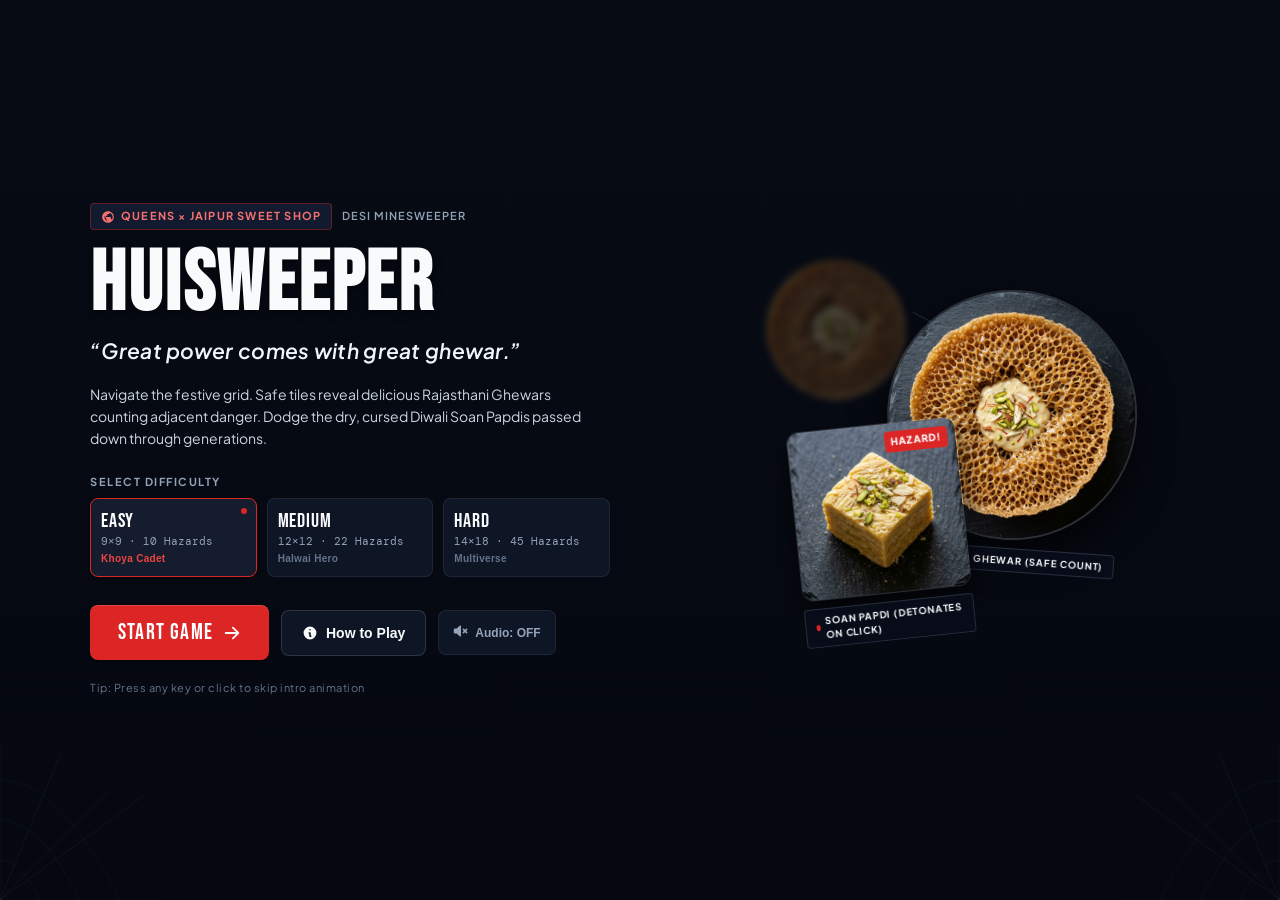
<file: index.html>
<!doctype html>
<html lang="en">
<head>
  <meta charset="utf-8">
  <meta name="viewport" content="width=device-width, initial-scale=1.0, maximum-scale=5.0">
  <meta name="theme-color" content="#070b14">
  <meta name="description" content="Huisweeper: Authentic Indian sweets Minesweeper logic puzzle with Rajasthani Ghewar and Soan Papdi.">
  <meta name="keywords" content="Huisweeper, Minesweeper, Indian sweets, Ghewar, Soan Papdi, Logic puzzle">
  <title>HUISWEEPER — Great Power Comes With Great Ghewar</title>
  <link rel="icon" type="image/svg+xml" href="./favicon.svg">
  <link rel="canonical" href="https://huisweeper.com/">

  <!-- Preconnect to Google Fonts -->
  <link rel="preconnect" href="https://fonts.googleapis.com">
  <link rel="preconnect" href="https://fonts.gstatic.com" crossorigin>
  <link href="https://fonts.googleapis.com/css2?family=Bebas+Neue&family=DM+Mono:ital,wght@0,400;0,500;1,400&family=Plus+Jakarta+Sans:wght@400;500;600;700;800&display=swap" rel="stylesheet">

  <!-- External Stylesheet -->
  <link rel="stylesheet" href="./style.css">
</head>
<body>

  <!-- Ambient Spider-Man Eating Ghewar Subtle Backdrop -->
  <div class="spiderman-eating-bg" aria-hidden="true">
    <div class="spiderman-bg-image"></div>
    <div class="spiderman-bg-gradient"></div>
    <div class="spiderman-bg-vignette"></div>
  </div>

  <!-- Decorative Corner Spiderweb Framing Lines -->
  <div class="corner-web top-left" aria-hidden="true">
    <svg viewBox="0 0 120 120" fill="none" xmlns="http://www.w3.org/2000/svg">
      <path d="M 0,0 L 120,0 M 0,0 L 0,120 M 0,0 L 110,45 M 0,0 L 85,85 M 0,0 L 45,110" stroke="rgba(148, 163, 184, 0.15)" stroke-width="0.8"/>
      <path d="M 0,28 Q 14,27 28,0" stroke="rgba(148, 163, 184, 0.12)" stroke-width="0.7"/>
      <path d="M 0,55 Q 28,52 55,0" stroke="rgba(148, 163, 184, 0.12)" stroke-width="0.7"/>
      <path d="M 0,82 Q 42,78 82,0" stroke="rgba(148, 163, 184, 0.12)" stroke-width="0.7"/>
      <path d="M 0,110 Q 56,104 110,0" stroke="rgba(148, 163, 184, 0.14)" stroke-width="0.8"/>
    </svg>
  </div>

  <div class="corner-web top-right" aria-hidden="true">
    <svg viewBox="0 0 120 120" fill="none" xmlns="http://www.w3.org/2000/svg">
      <path d="M 0,0 L 120,0 M 0,0 L 0,120 M 0,0 L 110,45 M 0,0 L 85,85 M 0,0 L 45,110" stroke="rgba(148, 163, 184, 0.15)" stroke-width="0.8"/>
      <path d="M 0,28 Q 14,27 28,0" stroke="rgba(148, 163, 184, 0.12)" stroke-width="0.7"/>
      <path d="M 0,55 Q 28,52 55,0" stroke="rgba(148, 163, 184, 0.12)" stroke-width="0.7"/>
      <path d="M 0,82 Q 42,78 82,0" stroke="rgba(148, 163, 184, 0.12)" stroke-width="0.7"/>
      <path d="M 0,110 Q 56,104 110,0" stroke="rgba(148, 163, 184, 0.14)" stroke-width="0.8"/>
    </svg>
  </div>

  <!-- =========================================================================
       PART 1: FULL-SCREEN START SCREEN (Shown on every load / refresh)
       ========================================================================= -->
  <section id="start-screen" class="start-screen" aria-label="Game Start Screen">
    
    <!-- Corner web accents on start screen -->
    <div class="start-web-accent bottom-left" aria-hidden="true">
      <svg viewBox="0 0 160 160" fill="none" xmlns="http://www.w3.org/2000/svg">
        <path d="M 0,160 L 160,160 M 0,160 L 0,0 M 0,160 L 145,55 M 0,160 L 110,50 M 0,160 L 60,15" stroke="rgba(148, 163, 184, 0.12)" stroke-width="0.8"/>
        <path d="M 0,120 Q 20,120 40,160" stroke="rgba(148, 163, 184, 0.1)" stroke-width="0.7"/>
        <path d="M 0,80 Q 40,80 80,160" stroke="rgba(148, 163, 184, 0.1)" stroke-width="0.7"/>
        <path d="M 0,40 Q 60,40 120,160" stroke="rgba(148, 163, 184, 0.1)" stroke-width="0.7"/>
      </svg>
    </div>

    <div class="start-web-accent bottom-right" aria-hidden="true">
      <svg viewBox="0 0 160 160" fill="none" xmlns="http://www.w3.org/2000/svg">
        <path d="M 160,160 L 0,160 M 160,160 L 160,0 M 160,160 L 15,55 M 160,160 L 50,50 M 160,160 L 100,15" stroke="rgba(148, 163, 184, 0.12)" stroke-width="0.8"/>
        <path d="M 160,120 Q 140,120 120,160" stroke="rgba(148, 163, 184, 0.1)" stroke-width="0.7"/>
        <path d="M 160,80 Q 120,80 80,160" stroke="rgba(148, 163, 184, 0.1)" stroke-width="0.7"/>
        <path d="M 160,40 Q 100,40 40,160" stroke="rgba(148, 163, 184, 0.1)" stroke-width="0.7"/>
      </svg>
    </div>

    <!-- Central Asymmetric Hero Stage -->
    <div class="start-stage">
      
      <!-- Left Column: Typography & Controls -->
      <div class="start-info-col">
        
        <div class="start-badge-row">
          <span class="start-spidey-chip">
            <svg viewBox="0 0 24 24" width="14" height="14" fill="currentColor" aria-hidden="true">
              <path d="M12 2C6.48 2 2 6.48 2 12s4.48 10 10 10 10-4.48 10-10S17.52 2 12 2zm1 17.93c-3.95-.49-7-3.85-7-7.93 0-.62.08-1.21.21-1.79L9 15v1c0 1.1.9 2 2 2v1.93zm6.9-2.54c-.26-.81-1-1.39-1.9-1.39h-1v-3c0-.55-.45-1-1-1H8v-2h2c.55 0 1-.45 1-1V7h2c1.1 0 2-.9 2-2v-.41c2.93 1.19 5 4.06 5 7.41 0 2.08-.8 3.97-2.1 5.39z"/>
            </svg>
            QUEENS × JAIPUR SWEET SHOP
          </span>
          <span class="start-edition-chip">DESI MINESWEEPER</span>
        </div>

        <h1 class="start-wordmark">HUISWEEPER</h1>
        
        <p class="start-tagline">“Great power comes with great ghewar.”</p>
        
        <p class="start-desc">
          Navigate the festive grid. Safe tiles reveal delicious Rajasthani Ghewars counting adjacent danger. Dodge the dry, cursed Diwali Soan Papdis passed down through generations.
        </p>

        <!-- Difficulty Selector -->
        <div class="start-section-box">
          <span class="start-section-label">SELECT DIFFICULTY</span>
          <div class="start-diff-selector" role="radiogroup" aria-label="Game difficulty selector">
            <button type="button" class="start-diff-btn active" data-level="beginner" role="radio" aria-checked="true">
              <span class="diff-title">Easy</span>
              <span class="diff-specs">9×9 · 10 Hazards</span>
              <span class="diff-tag">Khoya Cadet</span>
            </button>
            <button type="button" class="start-diff-btn" data-level="intermediate" role="radio" aria-checked="false">
              <span class="diff-title">Medium</span>
              <span class="diff-specs">12×12 · 22 Hazards</span>
              <span class="diff-tag">Halwai Hero</span>
            </button>
            <button type="button" class="start-diff-btn" data-level="expert" role="radio" aria-checked="false">
              <span class="diff-title">Hard</span>
              <span class="diff-specs">14×18 · 45 Hazards</span>
              <span class="diff-tag">Multiverse</span>
            </button>
          </div>
        </div>

        <!-- Action Buttons & Audio Toggle -->
        <div class="start-actions-row">
          <button id="start-game-btn" class="btn-primary-start" type="button">
            <span>Start Game</span>
            <svg viewBox="0 0 20 20" fill="currentColor" width="18" height="18" aria-hidden="true">
              <path fill-rule="evenodd" d="M10.293 3.293a1 1 0 011.414 0l6 6a1 1 0 010 1.414l-6 6a1 1 0 01-1.414-1.414L14.586 11H3a1 1 0 110-2h11.586l-4.293-4.293a1 1 0 010-1.414z" clip-rule="evenodd"/>
            </svg>
          </button>

          <button id="start-howto-btn" class="btn-secondary-start" type="button">
            <svg viewBox="0 0 20 20" fill="currentColor" width="16" height="16" aria-hidden="true">
              <path fill-rule="evenodd" d="M18 10a8 8 0 11-16 0 8 8 0 0116 0zm-7-4a1 1 0 11-2 0 1 1 0 012 0zM9 9a1 1 0 000 2v3a1 1 0 001 1h1a1 1 0 100-2v-3a1 1 0 00-1-1H9z" clip-rule="evenodd"/>
            </svg>
            <span>How to Play</span>
          </button>

          <button id="start-sound-toggle" class="btn-icon-start" type="button" title="Toggle Sound (Audio off by default)" aria-label="Toggle sound">
            <span id="start-sound-icon" aria-hidden="true">
              <!-- Muted icon by default -->
              <svg viewBox="0 0 20 20" fill="currentColor" width="16" height="16">
                <path fill-rule="evenodd" d="M9.383 3.076A1 1 0 0110 4v12a1 1 0 01-1.707.707L4.586 13H2a1 1 0 01-1-1V8a1 1 0 011-1h2.586l3.707-3.707a1 1 0 011.09-.217zM12.293 7.293a1 1 0 011.414 0L15 8.586l1.293-1.293a1 1 0 111.414 1.414L16.414 10l1.293 1.293a1 1 0 01-1.414 1.414L15 11.414l-1.293 1.293a1 1 0 01-1.414-1.414L13.586 10l-1.293-1.293a1 1 0 010-1.414z" clip-rule="evenodd"/>
              </svg>
            </span>
            <span id="start-sound-label">Audio: OFF</span>
          </button>
        </div>

        <p class="start-skip-hint" aria-hidden="true">Tip: Press any key or click to skip intro animation</p>

      </div>

      <!-- Right Column: Visual Hero Photographic Composition (Depth & Realism) -->
      <div class="start-visual-col" aria-hidden="true">
        <div class="hero-composition">
          
          <!-- Background Depth-of-field Sweet (Blurred) -->
          <div class="hero-art-layer dof-back">
            <img src="./assets/ghewar.png" alt="" class="hero-art-img-dof">
          </div>

          <!-- Main Hero: Golden Crispy Rajasthani Ghewar -->
          <div class="hero-art-layer hero-ghewar-plate">
            <div class="hero-plate-rim">
              <img src="./assets/ghewar.jpg" alt="" class="hero-art-photo">
            </div>
            <div class="hero-label-tag safe-tag">
              <span class="tag-dot safe"></span>
              <span>HONEYCOMB GHEWAR (SAFE COUNT)</span>
            </div>
          </div>

          <!-- Counter-Hero: Dangerous Soan Papdi Diwali Hazard Box -->
          <div class="hero-art-layer hero-soan-box">
            <div class="hero-box-rim">
              <img src="./assets/soan_papdi.jpg" alt="" class="hero-art-photo">
              <div class="soan-danger-badge">HAZARD!</div>
            </div>
            <div class="hero-label-tag danger-tag">
              <span class="tag-dot danger"></span>
              <span>SOAN PAPDI (DETONATES ON CLICK)</span>
            </div>
          </div>

          <!-- Spiderweb Thread Overlay Line Connecting Sweets -->
          <svg class="hero-web-thread" viewBox="0 0 340 340" fill="none" xmlns="http://www.w3.org/2000/svg">
            <path d="M 40,300 Q 150,220 220,120" stroke="rgba(255, 255, 255, 0.16)" stroke-width="1" stroke-dasharray="3 3"/>
            <path d="M 120,40 Q 200,80 300,180" stroke="rgba(255, 255, 255, 0.14)" stroke-width="1"/>
            <circle cx="220" cy="120" r="2.5" fill="#94a3b8"/>
            <circle cx="150" cy="220" r="2" fill="#94a3b8"/>
          </svg>

        </div>
      </div>

    </div>

  </section>

  <!-- =========================================================================
       PART 2: GAME SCREEN (Main App Wrapper)
       ========================================================================= -->
  <div class="app-wrap" id="game-app">

    <!-- Slim, Well-Composed Top Game HUD Bar -->
    <header class="hud-topbar" aria-label="Game navigation and status">
      
      <!-- Left: Navigation & Branding -->
      <div class="hud-left-group">
        <button id="menu-btn" class="hud-tool-btn" type="button" title="Return to Main Menu" aria-label="Open main menu">
          <svg viewBox="0 0 20 20" fill="currentColor" width="16" height="16" aria-hidden="true">
            <path fill-rule="evenodd" d="M3 5a1 1 0 011-1h12a1 1 0 110 2H4a1 1 0 01-1-1zM3 10a1 1 0 011-1h12a1 1 0 110 2H4a1 1 0 01-1-1zM3 15a1 1 0 011-1h6a1 1 0 110 2H4a1 1 0 01-1-1z" clip-rule="evenodd"/>
          </svg>
          <span class="hud-btn-text">Menu</span>
        </button>

        <div class="hud-brand">
          <span class="hud-brand-title">HUISWEEPER</span>
          <span class="hud-brand-sub" id="dimensions">9 × 9</span>
        </div>
      </div>

      <!-- Center: Spidey Interactive Reset Face ("Uncle Ben's Second Chance") -->
      <div class="hud-center-group">
        <div class="spidey-reset-wrap">
          <button class="spidey-face-btn" id="reset" title="Uncle Ben's Second Chance (Restart Batch)" aria-label="Restart round">
            <!-- Rendered dynamically by game.js -->
          </button>
          <span class="face-subtitle">Fresh Batch</span>
        </div>
      </div>

      <!-- Right: Game-Style Readouts & Quick Tools -->
      <div class="hud-right-group">
        
        <!-- Hazard Counter Readout -->
        <div class="digital-gauge hazard-gauge" title="Remaining unflagged Soan Papdi hazards">
          <div class="gauge-header">
            <span class="gauge-dot red"></span>
            <span class="gauge-label">SOAN PAPDI</span>
          </div>
          <div class="gauge-body">
            <svg class="gauge-icon" viewBox="0 0 20 20" fill="currentColor" width="14" height="14" aria-hidden="true">
              <path fill-rule="evenodd" d="M10 2a1 1 0 01.894.553l7 14A1 1 0 0117 18H3a1 1 0 01-.894-1.447l7-14A1 1 0 0110 2zm0 4.5a.75.75 0 00-.75.75v4.5a.75.75 0 001.5 0v-4.5A.75.75 0 0010 6.5zm0 8.25a.875.875 0 100-1.75.875.875 0 000 1.75z" clip-rule="evenodd"/>
            </svg>
            <span class="digital-digits" id="mines" aria-live="polite">010</span>
          </div>
        </div>

        <!-- Timer Readout -->
        <div class="digital-gauge time-gauge" title="Elapsed Time">
          <div class="gauge-header">
            <span class="gauge-dot blue"></span>
            <span class="gauge-label">TIME</span>
          </div>
          <div class="gauge-body">
            <svg class="gauge-icon" viewBox="0 0 20 20" fill="currentColor" width="14" height="14" aria-hidden="true">
              <path fill-rule="evenodd" d="M10 18a8 8 0 100-16 8 8 0 000 16zm1-12a1 1 0 10-2 0v4a1 1 0 00.293.707l2.828 2.829a1 1 0 101.415-1.415L11 9.586V6z" clip-rule="evenodd"/>
            </svg>
            <span class="digital-digits" id="time" aria-live="polite">000</span>
          </div>
        </div>

        <!-- Touch Flag Mode Toggle -->
        <button id="flag-mode-toggle" class="hud-tool-btn" type="button" title="Toggle Flag / Reveal mode for touchscreens" aria-label="Toggle flag mode">
          <span id="flag-mode-icon" aria-hidden="true">
            <svg viewBox="0 0 20 20" fill="currentColor" width="15" height="15">
              <path fill-rule="evenodd" d="M6.672 1.911a1 1 0 10-1.932.518l.259.966a4.004 4.004 0 00-2.316 2.316l-.966-.259a1 1 0 00-.518 1.932l.966.259a4.004 4.004 0 002.316 2.316l-.259.966a1 1 0 101.932.518l.259-.966a4.004 4.004 0 002.316-2.316l.966.259a1 1 0 00.518-1.932l-.966-.259a4.004 4.004 0 00-2.316-2.316l.259-.966z" clip-rule="evenodd"/>
            </svg>
          </span>
          <span id="flag-mode-label" class="hud-btn-text">Reveal</span>
        </button>

        <!-- Sound Toggle -->
        <button id="sound-toggle" class="hud-tool-btn" type="button" title="Toggle Audio Effects" aria-label="Toggle game audio">
          <span id="sound-icon-wrap" aria-hidden="true">
            <svg viewBox="0 0 20 20" fill="currentColor" width="15" height="15">
              <path fill-rule="evenodd" d="M9.383 3.076A1 1 0 0110 4v12a1 1 0 01-1.707.707L4.586 13H2a1 1 0 01-1-1V8a1 1 0 011-1h2.586l3.707-3.707a1 1 0 011.09-.217zM12.293 7.293a1 1 0 011.414 0L15 8.586l1.293-1.293a1 1 0 111.414 1.414L16.414 10l1.293 1.293a1 1 0 01-1.414 1.414L15 11.414l-1.293 1.293a1 1 0 01-1.414-1.414L13.586 10l-1.293-1.293a1 1 0 010-1.414z" clip-rule="evenodd"/>
            </svg>
          </span>
          <span id="sound-label" class="hud-btn-text">Sound</span>
        </button>

        <!-- Rules Modal Trigger -->
        <button id="lore-btn" class="hud-tool-btn" type="button" title="Rules and How to Play" aria-label="Open game rules">
          <svg viewBox="0 0 20 20" fill="currentColor" width="15" height="15" aria-hidden="true">
            <path fill-rule="evenodd" d="M18 10a8 8 0 11-16 0 8 8 0 0116 0zm-7-4a1 1 0 11-2 0 1 1 0 012 0zM9 9a1 1 0 000 2v3a1 1 0 001 1h1a1 1 0 100-2v-3a1 1 0 00-1-1H9z" clip-rule="evenodd"/>
          </svg>
        </button>

      </div>

    </header>

    <!-- Main Game Section: Framed Sweet-Shop Display Tray Board -->
    <main class="game-stage">
      
      <!-- Status Ticker Microcopy -->
      <div class="tray-statusline" role="status" aria-live="polite">
        <div class="statusline-badge">
          <span class="statusline-pulse"></span>
          <span>SPIDEY SENSE:</span>
        </div>
        <div class="statusline-msg" id="message">
          <strong>Ready!</strong> Pick any tile to begin.
        </div>
      </div>

      <!-- Physical Sweet-Shop Tray Shell -->
      <section class="board-shell" aria-label="Game board container">
        
        <!-- Tray Corner Brackets -->
        <div class="tray-bracket top-left" aria-hidden="true"></div>
        <div class="tray-bracket top-right" aria-hidden="true"></div>
        <div class="tray-bracket bottom-left" aria-hidden="true"></div>
        <div class="tray-bracket bottom-right" aria-hidden="true"></div>

        <!-- Minesweeper Board Grid -->
        <div class="board" id="board" role="grid" aria-label="Minesweeper board">
          <!-- Populated dynamically by game.js -->
        </div>

      </section>

      <!-- Desi Humor Quote Bar -->
      <div class="halwai-ticker" aria-hidden="true">
        <span class="ticker-prefix">HALWAI LORE:</span>
        <span id="quote-text">With great ghewar comes great responsibility.</span>
      </div>

    </main>

    <!-- Refined Footer with Legal & Domain Status -->
    <footer class="game-footer">
      <div class="footer-left">
        <button id="domain-btn" class="footer-domain-badge" type="button" title="View domain DNS configuration">
          <span class="domain-dot"></span>
          <span>huisweeper.com</span>
        </button>
      </div>

      <div class="footer-links">
        <a href="./privacy.html" class="footer-link">Privacy Policy</a>
        <span class="footer-sep" aria-hidden="true">·</span>
        <a href="./terms.html" class="footer-link">Terms and Conditions</a>
      </div>
    </footer>

  </div>

  <!-- =========================================================================
       VICTORY CELEBRATION MODAL OVERLAY
       ========================================================================= -->
  <div id="victory-modal" class="modal-backdrop" role="dialog" aria-modal="true" aria-labelledby="vict-title">
    <div class="modal-box victory-theme">
      
      <div class="modal-sweet-hero-wrap">
        <img src="./assets/ghewar.jpg" alt="Golden Honeycomb Ghewar" class="modal-sweet-hero">
        <div class="modal-badge-chip victory-chip">100% PURE DESI GHEE</div>
      </div>

      <h2 id="vict-title" class="modal-headline">MITHAI MULTIVERSE SAVED!</h2>
      <p class="modal-subtext">
        Every Soan Papdi trap neutralized! Savor your victory with fresh, crispy Rajasthani Ghewar!
      </p>

      <div class="modal-stats-grid">
        <div class="stat-cell">
          <span class="stat-name">CLEAR TIME</span>
          <span class="stat-value" id="vict-time">0s</span>
        </div>
        <div class="stat-cell">
          <span class="stat-name">DIFFICULTY</span>
          <span class="stat-value" id="vict-level">Easy</span>
        </div>
        <div class="stat-cell">
          <span class="stat-name">HAZARDS DEFUSED</span>
          <span class="stat-value" id="vict-sweets">10</span>
        </div>
      </div>

      <div class="modal-btn-row">
        <button id="vict-restart-btn" class="modal-primary-btn" type="button">
          Play Next Round
        </button>
        <button id="vict-menu-btn" class="modal-secondary-btn" type="button">
          Main Menu
        </button>
      </div>

    </div>
  </div>

  <!-- =========================================================================
       DEFEAT (SOAN PAPDI TRAP) MODAL OVERLAY
       ========================================================================= -->
  <div id="defeat-modal" class="modal-backdrop" role="dialog" aria-modal="true" aria-labelledby="defeat-title">
    <div class="modal-box defeat-theme">
      
      <div class="modal-sweet-hero-wrap hazard-hero">
        <img src="./assets/soan_papdi.jpg" alt="Soan Papdi Sweet Cube" class="modal-sweet-hero">
        <div class="modal-badge-chip danger-chip">DIWALI 2017 VINTAGE</div>
      </div>

      <h2 id="defeat-title" class="modal-headline text-red">SOAN PAPDI TRAP DETONATED!</h2>
      <p class="modal-subtext" id="defeat-roast-text">
        You triggered a Soan Papdi hazard box. That dry festive sweet detonated across the grid.
      </p>

      <div class="modal-stats-grid">
        <div class="stat-cell">
          <span class="stat-name">TIME SURVIVED</span>
          <span class="stat-value" id="defeat-time">0s</span>
        </div>
        <div class="stat-cell">
          <span class="stat-name">TILES CLEARED</span>
          <span class="stat-value" id="defeat-cleared">0</span>
        </div>
        <div class="stat-cell">
          <span class="stat-name">LETHAL SWEET</span>
          <span class="stat-value text-red">Dry Besan</span>
        </div>
      </div>

      <div class="modal-btn-row">
        <button id="defeat-restart-btn" class="modal-primary-btn defeat-btn" type="button">
          Uncle Ben's Second Chance
        </button>
        <button id="defeat-menu-btn" class="modal-secondary-btn" type="button">
          Main Menu
        </button>
      </div>

    </div>
  </div>

  <!-- =========================================================================
       HOW TO PLAY & SWEET LORE MODAL
       ========================================================================= -->
  <div id="lore-modal" class="modal-backdrop" role="dialog" aria-modal="true" aria-labelledby="lore-title">
    <div class="modal-box rules-box">
      
      <button id="close-lore-btn" class="modal-close-corner" type="button" aria-label="Close rules dialog">
        <svg viewBox="0 0 20 20" fill="currentColor" width="18" height="18" aria-hidden="true">
          <path fill-rule="evenodd" d="M4.293 4.293a1 1 0 011.414 0L10 8.586l4.293-4.293a1 1 0 111.414 1.414L11.414 10l4.293 4.293a1 1 0 01-1.414 1.414L10 11.414l-4.293 4.293a1 1 0 01-1.414-1.414L8.586 10 4.293 5.707a1 1 0 010-1.414z" clip-rule="evenodd"/>
        </svg>
      </button>

      <h2 id="lore-title" class="modal-headline">HOW TO PLAY HUISWEEPER</h2>
      <p class="modal-subtext">
        Pure classic Minesweeper logic reimagined with photorealistic Indian sweets.
      </p>

      <!-- Visual Example Layout Showcase -->
      <div class="rules-visual-showcase">
        <div class="showcase-card">
          <div class="showcase-tile-mock">
            <div class="mock-cell open ghewar-clue">
              <img src="./assets/ghewar.png" alt="" class="mock-pip single">
            </div>
          </div>
          <div class="showcase-desc">
            <strong>1 Ghewar Pip</strong>
            <span>Exactly 1 adjacent Soan Papdi hazard box touches this tile.</span>
          </div>
        </div>

        <div class="showcase-card">
          <div class="showcase-tile-mock">
            <div class="mock-cell open ghewar-clue">
              <img src="./assets/ghewar.png" alt="" class="mock-pip triple-1">
              <img src="./assets/ghewar.png" alt="" class="mock-pip triple-2">
              <img src="./assets/ghewar.png" alt="" class="mock-pip triple-3">
            </div>
          </div>
          <div class="showcase-desc">
            <strong>Dice Pip Layouts</strong>
            <span>Counts 1 to 8 arrange ghewars in standard dice patterns. Count the sweets!</span>
          </div>
        </div>

        <div class="showcase-card">
          <div class="showcase-tile-mock">
            <div class="mock-cell flag">
              <svg class="spider-flag-icon" viewBox="0 0 100 100">
                <line x1="44" y1="88" x2="44" y2="24" stroke="#94a3b8" stroke-width="3" stroke-linecap="round"/>
                <circle cx="44" cy="20" r="4.5" fill="#e2e8f0" stroke="#dc2626" stroke-width="1.5"/>
                <path d="M 44,22 L 84,38 L 44,54 Z" fill="#dc2626"/>
              </svg>
            </div>
          </div>
          <div class="showcase-desc">
            <strong>Spider-Tracer Flag</strong>
            <span>Right-click or long-press suspected Soan Papdi boxes to lock them safely.</span>
          </div>
        </div>

        <div class="showcase-card">
          <div class="showcase-tile-mock">
            <div class="mock-cell open mine-hit">
              <img src="./assets/soan_papdi.jpg" alt="" class="mock-soan">
            </div>
          </div>
          <div class="showcase-desc">
            <strong>Soan Papdi Hazard</strong>
            <span>Avoid clicking directly! If clicked, dry flaky besan explodes across the board.</span>
          </div>
        </div>
      </div>

      <!-- Core Mechanics Summary -->
      <div class="rules-points-list">
        <div class="rule-point">
          <span class="point-number">1</span>
          <div>
            <strong>Click to Reveal:</strong> Click or tap any covered tile. The first click is always guaranteed 100% safe.
          </div>
        </div>
        <div class="rule-point">
          <span class="point-number">2</span>
          <div>
            <strong>Count the Ghewars:</strong> Instead of plain numerals, delicious Rajasthani Ghewars are arranged in dice patterns representing the exact count of neighboring hazards.
          </div>
        </div>
        <div class="rule-point">
          <span class="point-number">3</span>
          <div>
            <strong>Chording Shortcut:</strong> Once you have flagged all adjacent hazards for an open tile, clicking that open tile uncovers all remaining unflagged neighbors instantly.
          </div>
        </div>
      </div>

      <button id="close-lore-cta" class="modal-primary-btn" type="button">
        Understood, Swing Back to Game
      </button>

    </div>
  </div>

  <!-- =========================================================================
       CUSTOM DOMAIN SETTINGS & DNS MODAL
       ========================================================================= -->
  <div id="domain-modal" class="modal-backdrop" role="dialog" aria-modal="true" aria-labelledby="domain-modal-title">
    <div class="modal-box">
      
      <button id="close-domain-btn" class="modal-close-corner" type="button" aria-label="Close domain details">
        <svg viewBox="0 0 20 20" fill="currentColor" width="18" height="18" aria-hidden="true">
          <path fill-rule="evenodd" d="M4.293 4.293a1 1 0 011.414 0L10 8.586l4.293-4.293a1 1 0 111.414 1.414L11.414 10l4.293 4.293a1 1 0 01-1.414 1.414L10 11.414l-4.293 4.293a1 1 0 01-1.414-1.414L8.586 10 4.293 5.707a1 1 0 010-1.414z" clip-rule="evenodd"/>
        </svg>
      </button>

      <h2 id="domain-modal-title" class="modal-headline">CUSTOM DOMAIN CONFIGURATION</h2>
      <p class="modal-subtext">
        Production domain connection parameters and live DNS status for Huisweeper.
      </p>

      <div class="domain-config-table">
        <div class="domain-config-row">
          <span class="config-label">Custom Domain</span>
          <span class="config-value highlight">huisweeper.com</span>
        </div>
        <div class="domain-config-row">
          <span class="config-label">DNS Record Type</span>
          <span class="config-value">CNAME</span>
        </div>
        <div class="domain-config-row">
          <span class="config-label">Target Host</span>
          <span class="config-value">arnavsharma294-png.github.io</span>
        </div>
        <div class="domain-config-row">
          <span class="config-label">SSL Encryption</span>
          <span class="config-value text-green">HTTPS Enforced (TLS 1.3)</span>
        </div>
        <div class="domain-config-row">
          <span class="config-label">Connection Status</span>
          <span class="config-value text-green">Active &amp; Verified</span>
        </div>
      </div>

      <button class="modal-primary-btn" type="button" onclick="document.getElementById('domain-modal').classList.remove('open')">
        Close Domain Details
      </button>

    </div>
  </div>

  <!-- Core JavaScript -->
  <script src="./game.js"></script>
</body>
</html>
</file>
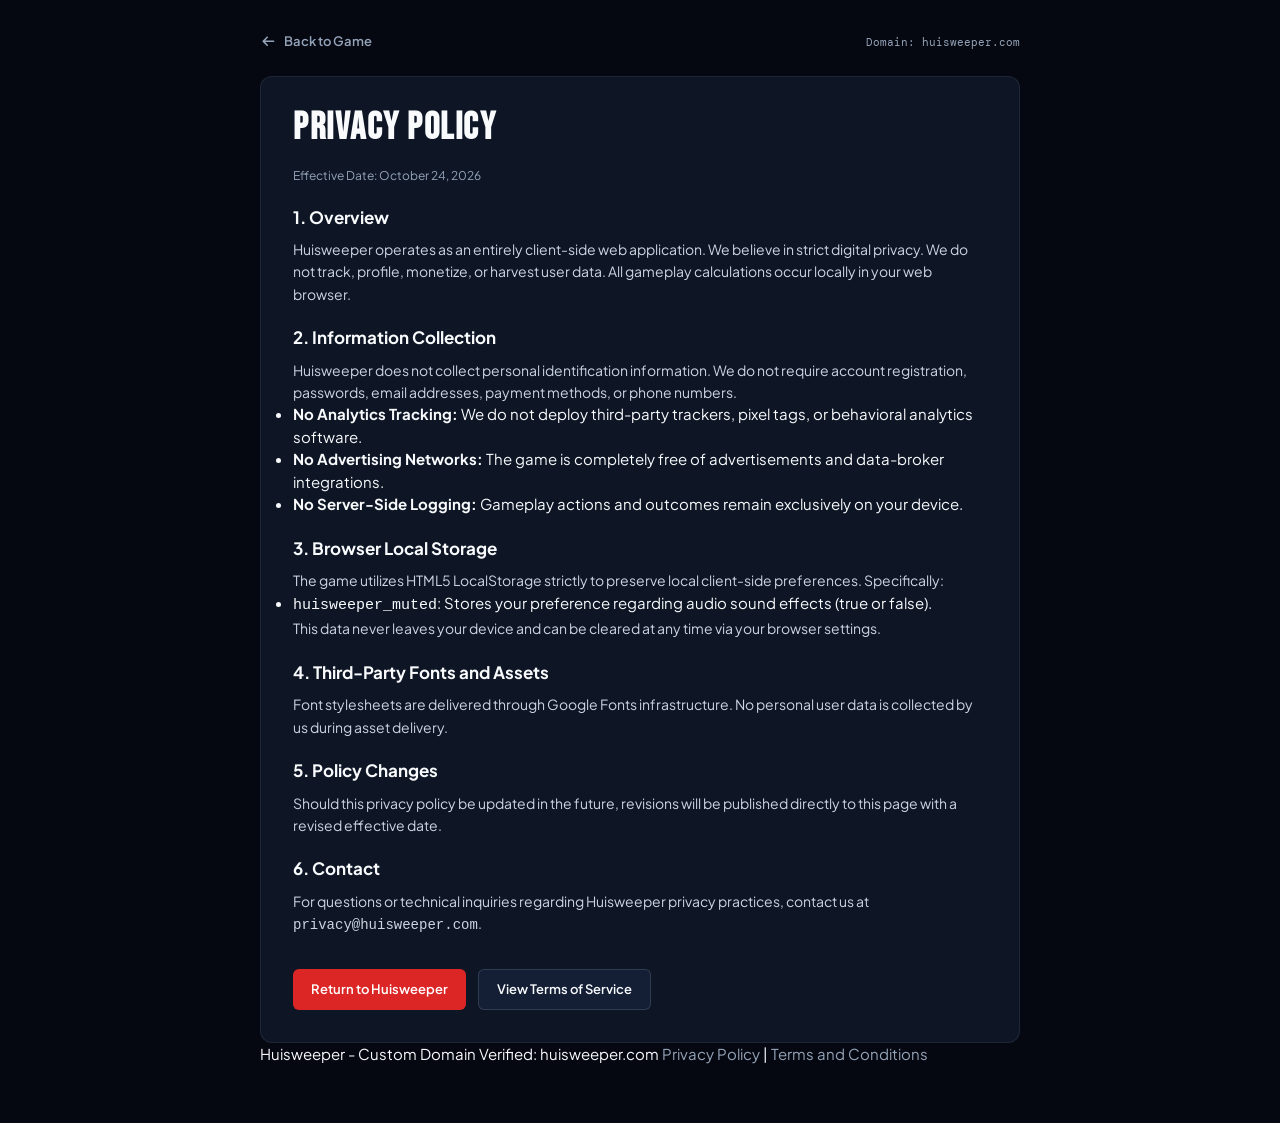
<file: privacy.html>
<!doctype html>
<html lang="en">
<head>
  <meta charset="utf-8">
  <meta name="viewport" content="width=device-width, initial-scale=1.0">
  <meta name="theme-color" content="#080c16">
  <meta name="description" content="Privacy Policy for Huisweeper. Clean, privacy-first logic puzzle game.">
  <title>Privacy Policy: Huisweeper</title>
  <link rel="icon" type="image/svg+xml" href="./favicon.svg">
  <link rel="preconnect" href="https://fonts.googleapis.com">
  <link rel="preconnect" href="https://fonts.gstatic.com" crossorigin>
  <link href="https://fonts.googleapis.com/css2?family=Bebas+Neue&family=DM+Mono:ital,wght@0,400;0,500;1,400&family=Plus+Jakarta+Sans:wght@400;500;600;700&display=swap" rel="stylesheet">
  <link rel="stylesheet" href="./style.css">
</head>
<body class="legal-page">

  <div class="app-wrap legal-wrap">
    
    <header class="legal-header">
      <a href="./index.html" class="legal-back-link">
        <svg class="nav-icon" viewBox="0 0 20 20" fill="currentColor" width="16" height="16" aria-hidden="true">
          <path fill-rule="evenodd" d="M9.707 14.707a1 1 0 01-1.414 0l-5-5a1 1 0 010-1.414l5-5a1 1 0 011.414 1.414L6.414 8H17a1 1 0 110 2H6.414l3.293 3.293a1 1 0 010 1.414z" clip-rule="evenodd"/>
        </svg>
        Back to Game
      </a>
      <span class="legal-domain-badge">Domain: huisweeper.com</span>
    </header>

    <main class="legal-content">
      <div class="legal-card">
        <h1 class="legal-title">Privacy Policy</h1>
        <p class="legal-effective">Effective Date: October 24, 2026</p>

        <section class="legal-section">
          <h2>1. Overview</h2>
          <p>
            Huisweeper operates as an entirely client-side web application. We believe in strict digital privacy. We do not track, profile, monetize, or harvest user data. All gameplay calculations occur locally in your web browser.
          </p>
        </section>

        <section class="legal-section">
          <h2>2. Information Collection</h2>
          <p>
            Huisweeper does not collect personal identification information. We do not require account registration, passwords, email addresses, payment methods, or phone numbers.
          </p>
          <ul class="legal-list">
            <li><strong>No Analytics Tracking:</strong> We do not deploy third-party trackers, pixel tags, or behavioral analytics software.</li>
            <li><strong>No Advertising Networks:</strong> The game is completely free of advertisements and data-broker integrations.</li>
            <li><strong>No Server-Side Logging:</strong> Gameplay actions and outcomes remain exclusively on your device.</li>
          </ul>
        </section>

        <section class="legal-section">
          <h2>3. Browser Local Storage</h2>
          <p>
            The game utilizes HTML5 LocalStorage strictly to preserve local client-side preferences. Specifically:
          </p>
          <ul class="legal-list">
            <li><code>huisweeper_muted</code>: Stores your preference regarding audio sound effects (true or false).</li>
          </ul>
          <p>
            This data never leaves your device and can be cleared at any time via your browser settings.
          </p>
        </section>

        <section class="legal-section">
          <h2>4. Third-Party Fonts and Assets</h2>
          <p>
            Font stylesheets are delivered through Google Fonts infrastructure. No personal user data is collected by us during asset delivery.
          </p>
        </section>

        <section class="legal-section">
          <h2>5. Policy Changes</h2>
          <p>
            Should this privacy policy be updated in the future, revisions will be published directly to this page with a revised effective date.
          </p>
        </section>

        <section class="legal-section">
          <h2>6. Contact</h2>
          <p>
            For questions or technical inquiries regarding Huisweeper privacy practices, contact us at <code>privacy@huisweeper.com</code>.
          </p>
        </section>

        <div class="legal-actions">
          <a href="./index.html" class="legal-btn">Return to Huisweeper</a>
          <a href="./terms.html" class="legal-btn secondary">View Terms of Service</a>
        </div>
      </div>
    </main>

    <footer class="app-footer">
      <span>Huisweeper - Custom Domain Verified: huisweeper.com</span>
      <span>
        <a href="./privacy.html" class="footer-link">Privacy Policy</a> | 
        <a href="./terms.html" class="footer-link">Terms and Conditions</a>
      </span>
    </footer>

  </div>

</body>
</html>
</file>
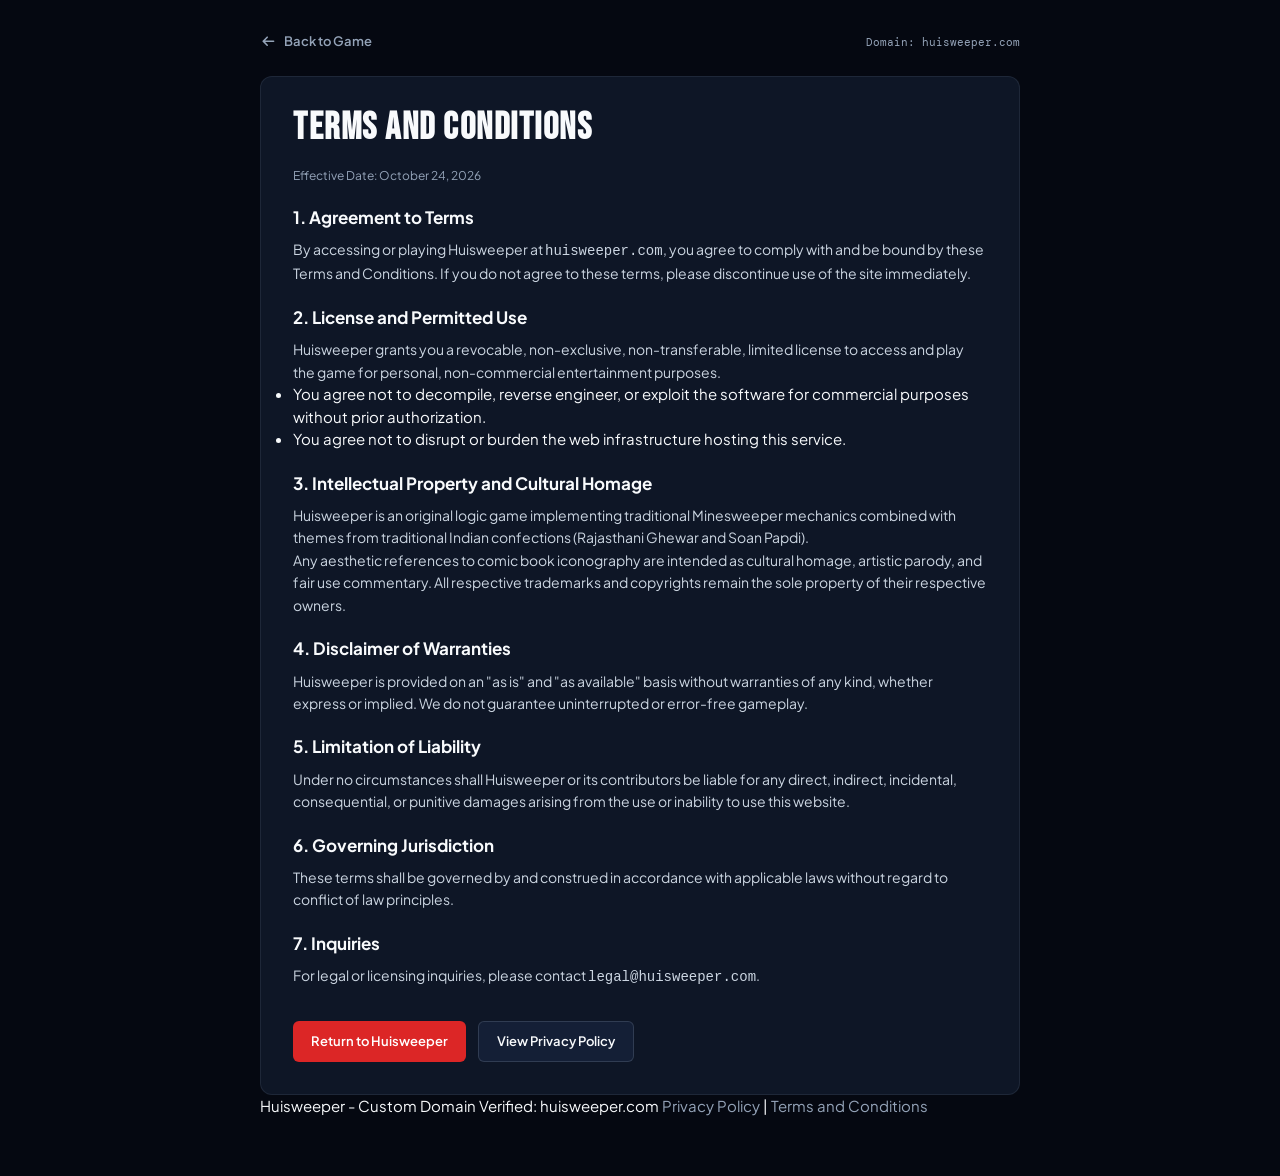
<file: terms.html>
<!doctype html>
<html lang="en">
<head>
  <meta charset="utf-8">
  <meta name="viewport" content="width=device-width, initial-scale=1.0">
  <meta name="theme-color" content="#080c16">
  <meta name="description" content="Terms and Conditions for Huisweeper web application.">
  <title>Terms and Conditions: Huisweeper</title>
  <link rel="icon" type="image/svg+xml" href="./favicon.svg">
  <link rel="preconnect" href="https://fonts.googleapis.com">
  <link rel="preconnect" href="https://fonts.gstatic.com" crossorigin>
  <link href="https://fonts.googleapis.com/css2?family=Bebas+Neue&family=DM+Mono:ital,wght@0,400;0,500;1,400&family=Plus+Jakarta+Sans:wght@400;500;600;700&display=swap" rel="stylesheet">
  <link rel="stylesheet" href="./style.css">
</head>
<body class="legal-page">

  <div class="app-wrap legal-wrap">
    
    <header class="legal-header">
      <a href="./index.html" class="legal-back-link">
        <svg class="nav-icon" viewBox="0 0 20 20" fill="currentColor" width="16" height="16" aria-hidden="true">
          <path fill-rule="evenodd" d="M9.707 14.707a1 1 0 01-1.414 0l-5-5a1 1 0 010-1.414l5-5a1 1 0 011.414 1.414L6.414 8H17a1 1 0 110 2H6.414l3.293 3.293a1 1 0 010 1.414z" clip-rule="evenodd"/>
        </svg>
        Back to Game
      </a>
      <span class="legal-domain-badge">Domain: huisweeper.com</span>
    </header>

    <main class="legal-content">
      <div class="legal-card">
        <h1 class="legal-title">Terms and Conditions</h1>
        <p class="legal-effective">Effective Date: October 24, 2026</p>

        <section class="legal-section">
          <h2>1. Agreement to Terms</h2>
          <p>
            By accessing or playing Huisweeper at <code>huisweeper.com</code>, you agree to comply with and be bound by these Terms and Conditions. If you do not agree to these terms, please discontinue use of the site immediately.
          </p>
        </section>

        <section class="legal-section">
          <h2>2. License and Permitted Use</h2>
          <p>
            Huisweeper grants you a revocable, non-exclusive, non-transferable, limited license to access and play the game for personal, non-commercial entertainment purposes.
          </p>
          <ul class="legal-list">
            <li>You agree not to decompile, reverse engineer, or exploit the software for commercial purposes without prior authorization.</li>
            <li>You agree not to disrupt or burden the web infrastructure hosting this service.</li>
          </ul>
        </section>

        <section class="legal-section">
          <h2>3. Intellectual Property and Cultural Homage</h2>
          <p>
            Huisweeper is an original logic game implementing traditional Minesweeper mechanics combined with themes from traditional Indian confections (Rajasthani Ghewar and Soan Papdi).
          </p>
          <p>
            Any aesthetic references to comic book iconography are intended as cultural homage, artistic parody, and fair use commentary. All respective trademarks and copyrights remain the sole property of their respective owners.
          </p>
        </section>

        <section class="legal-section">
          <h2>4. Disclaimer of Warranties</h2>
          <p>
            Huisweeper is provided on an "as is" and "as available" basis without warranties of any kind, whether express or implied. We do not guarantee uninterrupted or error-free gameplay.
          </p>
        </section>

        <section class="legal-section">
          <h2>5. Limitation of Liability</h2>
          <p>
            Under no circumstances shall Huisweeper or its contributors be liable for any direct, indirect, incidental, consequential, or punitive damages arising from the use or inability to use this website.
          </p>
        </section>

        <section class="legal-section">
          <h2>6. Governing Jurisdiction</h2>
          <p>
            These terms shall be governed by and construed in accordance with applicable laws without regard to conflict of law principles.
          </p>
        </section>

        <section class="legal-section">
          <h2>7. Inquiries</h2>
          <p>
            For legal or licensing inquiries, please contact <code>legal@huisweeper.com</code>.
          </p>
        </section>

        <div class="legal-actions">
          <a href="./index.html" class="legal-btn">Return to Huisweeper</a>
          <a href="./privacy.html" class="legal-btn secondary">View Privacy Policy</a>
        </div>
      </div>
    </main>

    <footer class="app-footer">
      <span>Huisweeper - Custom Domain Verified: huisweeper.com</span>
      <span>
        <a href="./privacy.html" class="footer-link">Privacy Policy</a> | 
        <a href="./terms.html" class="footer-link">Terms and Conditions</a>
      </span>
    </footer>

  </div>

</body>
</html>
</file>
<file: style.css>
/* ==========================================================================
   HUISWEEPER — Refined Design System
   Spider-Man Theme × Photorealistic Indian Sweets (Ghewar & Soan Papdi)
   ========================================================================== */

:root {
  /* Restrained Midnight Navy Palette */
  --bg-deep: #050811;
  --bg-midnight: #080d1a;
  --bg-surface: #0e1626;
  --bg-surface-elevated: #141f36;
  --bg-surface-glass: rgba(14, 22, 38, 0.88);

  /* Borders & Dividers */
  --border-subtle: rgba(148, 163, 184, 0.12);
  --border-medium: rgba(148, 163, 184, 0.22);
  --border-highlight: rgba(255, 255, 255, 0.15);

  /* Spider-Man Crimson Red Accents (Used Sparingly & Deliberately as Solid Accents) */
  --spidey-red: #dc2626;
  --spidey-red-dark: #b91c1c;
  --spidey-red-faint: rgba(220, 38, 38, 0.08);

  /* Web Blue / Steel Accents */
  --web-blue: #38bdf8;
  --web-blue-dim: rgba(56, 189, 248, 0.12);
  --steel-slate: #64748b;

  /* Saffron / Golden Ghewar Accent */
  --ghewar-gold: #f59e0b;

  /* Typography Colors */
  --text-pure: #f8fafc;
  --text-secondary: #cbd5e1;
  --text-muted: #94a3b8;
  --text-faint: #64748b;

  /* Sweet Tray & Tile Physical Tokens */
  --tray-rim: #1e293b;
  --tray-bg: #090e1c;
  --tile-covered: #162035;
  --tile-covered-bevel: rgba(255, 255, 255, 0.12);
  --tile-covered-shadow: #070c17;
  --tile-open-bg: #0a101f;
  --tile-open-inset: rgba(0, 0, 0, 0.65);

  /* Fonts */
  --font-display: 'Bebas Neue', Impact, 'Arial Black', sans-serif;
  --font-body: 'Plus Jakarta Sans', -apple-system, BlinkMacSystemFont, 'Segoe UI', Roboto, sans-serif;
  --font-mono: 'DM Mono', monospace;

  /* Tile Sizing */
  --cell-size: 50px;
  --tray-radius: 12px;
}

/* --------------------------------------------------------------------------
   Reset & Base Document
   -------------------------------------------------------------------------- */
*, *::before, *::after {
  box-sizing: border-box;
  margin: 0;
  padding: 0;
  -webkit-tap-highlight-color: transparent;
}

html, body {
  min-height: 100vh;
  background-color: var(--bg-deep);
  color: var(--text-pure);
  font-family: var(--font-body);
  font-size: 15px;
  line-height: 1.5;
  overflow-x: hidden;
  -webkit-font-smoothing: antialiased;
  -moz-osx-font-smoothing: grayscale;
}

/* --------------------------------------------------------------------------
   Subtle Ambient Backdrop & Corner Web Accents
   -------------------------------------------------------------------------- */
.spiderman-eating-bg {
  position: fixed;
  inset: 0;
  width: 100vw;
  height: 100vh;
  pointer-events: none;
  z-index: 0;
  overflow: hidden;
}

.spiderman-bg-image {
  position: absolute;
  inset: 0;
  background-image: url('./assets/spiderman_eating_ghewar_bg.jpg');
  background-size: cover;
  background-position: center right;
  background-repeat: no-repeat;
  opacity: 0.14;
  filter: saturate(1.1) contrast(1.1) brightness(0.65);
  transform: scale(1.02);
}

.spiderman-bg-gradient {
  position: absolute;
  inset: 0;
  background: 
    radial-gradient(ellipse at 50% 0%, rgba(14, 22, 38, 0.94) 0%, rgba(5, 8, 17, 0.98) 75%),
    linear-gradient(180deg, rgba(5, 8, 17, 0.8) 0%, rgba(5, 8, 17, 0.95) 100%);
}

.spiderman-bg-vignette {
  position: absolute;
  inset: 0;
  background: radial-gradient(circle at 50% 50%, transparent 40%, rgba(5, 8, 17, 0.85) 100%);
}

/* Subtle Corner Framing Webs */
.corner-web {
  position: fixed;
  pointer-events: none;
  z-index: 1;
  opacity: 0.55;
  transition: opacity 0.3s ease;
}

.corner-web.top-left {
  top: 0;
  left: 0;
  width: 160px;
  height: 160px;
}

.corner-web.top-right {
  top: 0;
  right: 0;
  width: 160px;
  height: 160px;
  transform: scaleX(-1);
}

.corner-web svg {
  width: 100%;
  height: 100%;
}

/* --------------------------------------------------------------------------
   PART 1: FULL-SCREEN START SCREEN
   -------------------------------------------------------------------------- */
.start-screen {
  position: fixed;
  inset: 0;
  z-index: 999;
  width: 100vw;
  height: 100vh;
  background-color: var(--bg-deep);
  background-image: linear-gradient(180deg, #070b14 0%, #050811 100%);
  display: flex;
  align-items: center;
  justify-content: center;
  padding: 32px 24px;
  overflow-y: auto;
  opacity: 1;
  visibility: visible;
  transition: opacity 0.3s cubic-bezier(0.16, 1, 0.3, 1), visibility 0.3s ease;
}

.start-screen.hidden {
  opacity: 0;
  visibility: hidden;
  pointer-events: none;
}

/* Start screen corner web accents */
.start-web-accent {
  position: absolute;
  pointer-events: none;
  z-index: 1;
  width: 160px;
  height: 160px;
  opacity: 0.7;
}

.start-web-accent.bottom-left {
  bottom: 0;
  left: 0;
}

.start-web-accent.bottom-right {
  bottom: 0;
  right: 0;
}

/* Asymmetric Stage */
.start-stage {
  position: relative;
  z-index: 10;
  max-width: 1100px;
  width: 100%;
  display: grid;
  grid-template-columns: 1.15fr 0.85fr;
  align-items: center;
  gap: 48px;
  margin: auto;
}

/* Left Column: Typography & Controls */
.start-info-col {
  display: flex;
  flex-direction: column;
  gap: 16px;
  text-align: left;
}

.start-badge-row {
  display: flex;
  align-items: center;
  gap: 10px;
  flex-wrap: wrap;
}

.start-spidey-chip {
  display: inline-flex;
  align-items: center;
  gap: 6px;
  background: #111a2e;
  border: 1px solid rgba(220, 38, 38, 0.4);
  color: #f87171;
  font-size: 11px;
  font-weight: 700;
  letter-spacing: 1.2px;
  padding: 4px 10px;
  border-radius: 4px;
  text-transform: uppercase;
}

.start-edition-chip {
  color: var(--text-muted);
  font-size: 11px;
  font-weight: 600;
  letter-spacing: 1px;
  text-transform: uppercase;
}

.start-wordmark {
  font-family: var(--font-display);
  font-size: clamp(52px, 8vw, 84px);
  line-height: 0.92;
  letter-spacing: 2.5px;
  color: var(--text-pure);
  text-transform: uppercase;
  position: relative;
  text-shadow: 0 2px 10px rgba(0, 0, 0, 0.6);
}

.start-tagline {
  font-size: clamp(17px, 2.2vw, 21px);
  font-weight: 600;
  color: #f1f5f9;
  letter-spacing: 0.3px;
  font-style: italic;
  margin-top: -4px;
}

.start-desc {
  font-size: 14px;
  line-height: 1.6;
  color: var(--text-secondary);
  max-width: 520px;
}

/* Difficulty Selector on Start Screen */
.start-section-box {
  margin-top: 8px;
  display: flex;
  flex-direction: column;
  gap: 8px;
}

.start-section-label {
  font-size: 11px;
  font-weight: 700;
  letter-spacing: 1.5px;
  color: var(--text-muted);
  text-transform: uppercase;
}

.start-diff-selector {
  display: grid;
  grid-template-columns: repeat(3, 1fr);
  gap: 10px;
  max-width: 520px;
}

.start-diff-btn {
  background: var(--bg-surface);
  border: 1px solid var(--border-subtle);
  border-radius: 8px;
  padding: 12px 10px;
  display: flex;
  flex-direction: column;
  align-items: flex-start;
  gap: 3px;
  cursor: pointer;
  text-align: left;
  position: relative;
  transition: all 0.2s cubic-bezier(0.16, 1, 0.3, 1);
  color: var(--text-pure);
}

.start-diff-btn:hover {
  background: var(--bg-surface-elevated);
  border-color: var(--border-medium);
  transform: translateY(-1px);
}

.start-diff-btn.active {
  background: #141c2e;
  border-color: #dc2626;
  box-shadow: 0 1px 3px rgba(0, 0, 0, 0.4);
}

.start-diff-btn.active::after {
  content: '';
  position: absolute;
  top: 9px;
  right: 9px;
  width: 6px;
  height: 6px;
  background: #dc2626;
  border-radius: 50%;
}

.diff-title {
  font-family: var(--font-display);
  font-size: 20px;
  letter-spacing: 0.8px;
  line-height: 1;
}

.start-diff-btn.active .diff-title {
  color: #ffffff;
}

.diff-specs {
  font-size: 11px;
  color: var(--text-muted);
  font-family: var(--font-mono);
}

.diff-tag {
  font-size: 10px;
  font-weight: 600;
  color: var(--text-faint);
  letter-spacing: 0.3px;
  margin-top: 2px;
}

.start-diff-btn.active .diff-tag {
  color: #ef4444;
}

/* Action Buttons & Sound Toggle */
.start-actions-row {
  display: flex;
  align-items: center;
  gap: 12px;
  margin-top: 12px;
  flex-wrap: wrap;
}

.btn-primary-start {
  background: #dc2626;
  color: #ffffff;
  border: none;
  border-radius: 8px;
  padding: 14px 28px;
  font-family: var(--font-display);
  font-size: 22px;
  letter-spacing: 1.2px;
  display: inline-flex;
  align-items: center;
  gap: 10px;
  cursor: pointer;
  box-shadow: 0 2px 4px rgba(0, 0, 0, 0.4), inset 0 1px 0 rgba(255, 255, 255, 0.15);
  transition: all 0.15s ease;
  text-transform: uppercase;
}

.btn-primary-start:hover {
  background: #b91c1c;
  transform: translateY(-1px);
  box-shadow: 0 3px 6px rgba(0, 0, 0, 0.45);
}

.btn-primary-start:active {
  background: #991b1b;
  transform: translateY(0);
}

.btn-secondary-start {
  background: var(--bg-surface);
  border: 1px solid var(--border-medium);
  color: var(--text-pure);
  border-radius: 8px;
  padding: 14px 20px;
  font-size: 14px;
  font-weight: 600;
  display: inline-flex;
  align-items: center;
  gap: 8px;
  cursor: pointer;
  transition: all 0.2s ease;
}

.btn-secondary-start:hover {
  background: var(--bg-surface-elevated);
  border-color: rgba(255, 255, 255, 0.3);
  transform: translateY(-1px);
}

.btn-icon-start {
  background: var(--bg-surface);
  border: 1px solid var(--border-subtle);
  color: var(--text-muted);
  border-radius: 8px;
  padding: 12px 14px;
  font-size: 12px;
  font-weight: 600;
  display: inline-flex;
  align-items: center;
  gap: 6px;
  cursor: pointer;
  transition: all 0.2s ease;
}

.btn-icon-start:hover {
  background: var(--bg-surface-elevated);
  color: var(--text-pure);
}

.btn-icon-start.sound-on {
  border-color: rgba(56, 189, 248, 0.35);
  color: #38bdf8;
  background: rgba(56, 189, 248, 0.1);
}

.start-skip-hint {
  font-size: 11px;
  color: var(--text-faint);
  letter-spacing: 0.5px;
  margin-top: 4px;
}

/* Right Column: Visual Photographic Hero Composition */
.start-visual-col {
  display: flex;
  justify-content: center;
  align-items: center;
  position: relative;
}

.hero-composition {
  position: relative;
  width: 360px;
  height: 400px;
}

.hero-art-layer {
  position: absolute;
  transition: transform 0.5s cubic-bezier(0.16, 1, 0.3, 1);
}

/* Depth-of-Field blurred background sweet */
.hero-art-layer.dof-back {
  top: 10px;
  left: -20px;
  width: 140px;
  height: 140px;
  filter: blur(3.5px) brightness(0.6);
  opacity: 0.45;
  transform: rotate(-12deg);
}

.hero-art-img-dof {
  width: 100%;
  height: 100%;
  object-fit: contain;
}

/* Main Hero: Rajasthani Ghewar Plate */
.hero-art-layer.hero-ghewar-plate {
  top: 40px;
  right: 10px;
  width: 250px;
  transform: rotate(4deg);
  z-index: 3;
}

.hero-plate-rim {
  width: 250px;
  height: 250px;
  border-radius: 50%;
  overflow: hidden;
  box-shadow: 0 16px 36px rgba(0, 0, 0, 0.75);
  border: 2px solid rgba(255, 255, 255, 0.15);
}

.hero-art-photo {
  width: 100%;
  height: 100%;
  object-fit: cover;
  display: block;
}

/* Counter-Hero: Soan Papdi Danger Box */
.hero-art-layer.hero-soan-box {
  bottom: 10px;
  left: 10px;
  width: 170px;
  transform: rotate(-6deg);
  z-index: 4;
}

.hero-box-rim {
  width: 170px;
  height: 170px;
  border-radius: 12px;
  overflow: hidden;
  position: relative;
  box-shadow: 0 14px 30px rgba(0, 0, 0, 0.8);
  border: 1px solid rgba(255, 255, 255, 0.15);
}

.soan-danger-badge {
  position: absolute;
  top: 8px;
  right: 8px;
  background: var(--spidey-red);
  color: #ffffff;
  font-size: 10px;
  font-weight: 800;
  letter-spacing: 0.8px;
  padding: 3px 6px;
  border-radius: 4px;
}

/* Photographic Labels */
.hero-label-tag {
  margin-top: 8px;
  background: rgba(8, 13, 26, 0.9);
  border: 1px solid var(--border-medium);
  padding: 4px 10px;
  border-radius: 4px;
  font-size: 9.5px;
  font-weight: 700;
  letter-spacing: 0.8px;
  display: inline-flex;
  align-items: center;
  gap: 5px;
  backdrop-filter: blur(6px);
}

.tag-dot {
  width: 6px;
  height: 6px;
  border-radius: 50%;
}

.tag-dot.safe {
  background: #f59e0b;
}

.tag-dot.danger {
  background: #dc2626;
}

/* Web thread linking hero sweets */
.hero-web-thread {
  position: absolute;
  inset: 0;
  width: 100%;
  height: 100%;
  pointer-events: none;
  z-index: 2;
}

/* --------------------------------------------------------------------------
   Entrance Animation Sequence (Tasteful & Skippable)
   -------------------------------------------------------------------------- */
@keyframes startWordmarkIn {
  from {
    opacity: 0;
    transform: translateY(-16px);
  }
  to {
    opacity: 1;
    transform: translateY(0);
  }
}

@keyframes startSweetsIn {
  from {
    opacity: 0;
    transform: scale(0.92) translateY(20px);
  }
  to {
    opacity: 1;
    transform: scale(1) translateY(0);
  }
}

@keyframes startControlsIn {
  from {
    opacity: 0;
    transform: translateY(12px);
  }
  to {
    opacity: 1;
    transform: translateY(0);
  }
}

.start-screen:not(.anim-skip) .start-badge-row,
.start-screen:not(.anim-skip) .start-wordmark,
.start-screen:not(.anim-skip) .start-tagline {
  animation: startWordmarkIn 0.5s cubic-bezier(0.16, 1, 0.3, 1) both;
}

.start-screen:not(.anim-skip) .start-desc,
.start-screen:not(.anim-skip) .start-section-box {
  animation: startControlsIn 0.5s cubic-bezier(0.16, 1, 0.3, 1) 0.15s both;
}

.start-screen:not(.anim-skip) .start-actions-row,
.start-screen:not(.anim-skip) .start-skip-hint {
  animation: startControlsIn 0.5s cubic-bezier(0.16, 1, 0.3, 1) 0.3s both;
}

.start-screen:not(.anim-skip) .hero-composition {
  animation: startSweetsIn 0.65s cubic-bezier(0.16, 1, 0.3, 1) 0.1s both;
}

/* Skipped state: static instantly */
.start-screen.anim-skip * {
  animation: none !important;
  transition: none !important;
}

/* Reduced Motion Override */
@media (prefers-reduced-motion: reduce) {
  .start-screen *,
  .start-screen {
    animation: none !important;
    transition: none !important;
  }
}

/* --------------------------------------------------------------------------
   PART 2: GAME SCREEN & HUD
   -------------------------------------------------------------------------- */
.app-wrap {
  position: relative;
  z-index: 10;
  max-width: 940px;
  margin: 0 auto;
  padding: 16px 20px 32px;
  width: 100%;
  display: flex;
  flex-direction: column;
  min-height: 100vh;
}

/* Slim, Well-Composed Top Game HUD Bar */
.hud-topbar {
  display: flex;
  align-items: center;
  justify-content: space-between;
  gap: 16px;
  background: var(--bg-surface-glass);
  border: 1px solid var(--border-subtle);
  border-radius: 12px;
  padding: 10px 16px;
  backdrop-filter: blur(12px);
  box-shadow: 0 4px 20px rgba(0, 0, 0, 0.45);
  margin-bottom: 16px;
}

/* Left Group */
.hud-left-group {
  display: flex;
  align-items: center;
  gap: 14px;
}

.hud-brand {
  display: flex;
  flex-direction: column;
}

.hud-brand-title {
  font-family: var(--font-display);
  font-size: 24px;
  letter-spacing: 1.5px;
  line-height: 1;
  color: var(--text-pure);
}

.hud-brand-sub {
  font-family: var(--font-mono);
  font-size: 11px;
  color: var(--web-blue);
  letter-spacing: 0.5px;
}

/* Center Group: Spidey Mask Face / Restart */
.hud-center-group {
  display: flex;
  align-items: center;
  justify-content: center;
}

.spidey-reset-wrap {
  display: flex;
  flex-direction: column;
  align-items: center;
  gap: 3px;
}

.spidey-face-btn {
  width: 44px;
  height: 44px;
  border-radius: 50%;
  background: transparent;
  border: none;
  cursor: pointer;
  padding: 0;
  display: grid;
  place-items: center;
  transition: transform 0.15s ease;
  filter: drop-shadow(0 2px 4px rgba(0, 0, 0, 0.5));
}

.spidey-face-btn svg {
  width: 100%;
  height: 100%;
  display: block;
}

.spidey-face-btn:hover {
  transform: scale(1.06);
  filter: drop-shadow(0 3px 6px rgba(0, 0, 0, 0.65));
}

.spidey-face-btn:active {
  transform: scale(0.96);
}

.face-subtitle {
  font-size: 10px;
  font-weight: 700;
  color: var(--text-muted);
  letter-spacing: 0.8px;
  text-transform: uppercase;
}

/* Right Group: Readouts & Controls */
.hud-right-group {
  display: flex;
  align-items: center;
  gap: 10px;
}

/* Digital Gauges (Hazard Count & Timer) */
.digital-gauge {
  background: #060a14;
  border: 1px solid var(--border-subtle);
  border-radius: 6px;
  padding: 4px 10px;
  display: flex;
  flex-direction: column;
  align-items: flex-end;
  min-width: 78px;
  box-shadow: inset 0 2px 4px rgba(0, 0, 0, 0.6);
}

.gauge-header {
  display: flex;
  align-items: center;
  gap: 4px;
  margin-bottom: 1px;
}

.gauge-dot {
  width: 5px;
  height: 5px;
  border-radius: 50%;
}

.gauge-dot.red {
  background: var(--spidey-red);
}

.gauge-dot.blue {
  background: var(--web-blue);
}

.gauge-label {
  font-size: 9px;
  font-weight: 700;
  letter-spacing: 0.8px;
  color: var(--text-faint);
  text-transform: uppercase;
}

.gauge-body {
  display: flex;
  align-items: center;
  gap: 6px;
}

.gauge-icon {
  color: var(--text-faint);
}

.hazard-gauge .gauge-icon {
  color: #f87171;
}

.time-gauge .gauge-icon {
  color: var(--web-blue);
}

.digital-digits {
  font-family: var(--font-mono);
  font-size: 19px;
  font-weight: 700;
  line-height: 1;
  letter-spacing: 1.5px;
}

.hazard-gauge .digital-digits {
  color: #f87171;
}

.time-gauge .digital-digits {
  color: #e2e8f0;
}

/* Tool Buttons in HUD */
.hud-tool-btn {
  background: var(--bg-surface);
  border: 1px solid var(--border-subtle);
  color: var(--text-muted);
  border-radius: 6px;
  padding: 7px 11px;
  font-size: 12px;
  font-weight: 600;
  display: inline-flex;
  align-items: center;
  gap: 6px;
  cursor: pointer;
  transition: all 0.15s ease;
}

.hud-tool-btn:hover {
  background: var(--bg-surface-elevated);
  color: var(--text-pure);
  border-color: var(--border-medium);
}

.hud-tool-btn:active {
  transform: translateY(1px);
}

.hud-tool-btn.active,
.hud-tool-btn.flag-active {
  background: #172133;
  border-color: #dc2626;
  color: #f87171;
}

.hud-btn-text {
  font-size: 11px;
  font-weight: 600;
}

/* --------------------------------------------------------------------------
   SWEET-SHOP TRAY BOARD (Physical Framed Display)
   -------------------------------------------------------------------------- */
.game-stage {
  display: flex;
  flex-direction: column;
  align-items: center;
  gap: 12px;
  flex: 1;
  width: 100%;
}

/* Status Line */
.tray-statusline {
  display: flex;
  align-items: center;
  gap: 10px;
  background: rgba(14, 22, 38, 0.7);
  border: 1px solid var(--border-subtle);
  padding: 6px 14px;
  border-radius: 6px;
  font-size: 13px;
  max-width: 600px;
  width: 100%;
  backdrop-filter: blur(8px);
}

.statusline-badge {
  display: inline-flex;
  align-items: center;
  gap: 6px;
  font-size: 10px;
  font-weight: 800;
  letter-spacing: 1px;
  color: var(--web-blue);
  flex-shrink: 0;
}

.statusline-pulse {
  width: 6px;
  height: 6px;
  border-radius: 50%;
  background: var(--web-blue);
  animation: pulseDot 2s infinite;
}

@keyframes pulseDot {
  0%, 100% { opacity: 1; transform: scale(1); }
  50% { opacity: 0.4; transform: scale(0.85); }
}

.statusline-msg {
  color: var(--text-secondary);
  white-space: nowrap;
  overflow: hidden;
  text-overflow: ellipsis;
}

.statusline-msg strong {
  color: var(--text-pure);
}

/* Physical Board Shell */
.board-shell {
  position: relative;
  background: var(--tray-bg);
  border: 3px solid var(--tray-rim);
  border-radius: var(--tray-radius);
  padding: 14px;
  box-shadow: 
    0 16px 40px rgba(0, 0, 0, 0.8),
    inset 0 2px 6px rgba(0, 0, 0, 0.7),
    0 0 0 1px rgba(255, 255, 255, 0.08);
  max-width: 100%;
  overflow-x: auto;
  overflow-y: hidden;
  transition: border-color 0.25s ease;
}

/* Win / Lose shell state effects */
.board-shell.win {
  border-color: #f59e0b;
}

.board-shell.lose {
  border-color: #dc2626;
}

/* Metallic Tray Corner Brackets */
.tray-bracket {
  position: absolute;
  width: 14px;
  height: 14px;
  pointer-events: none;
  z-index: 5;
}

.tray-bracket.top-left {
  top: -2px;
  left: -2px;
  border-top: 3px solid #cbd5e1;
  border-left: 3px solid #cbd5e1;
}

.tray-bracket.top-right {
  top: -2px;
  right: -2px;
  border-top: 3px solid #cbd5e1;
  border-right: 3px solid #cbd5e1;
}

.tray-bracket.bottom-left {
  bottom: -2px;
  left: -2px;
  border-bottom: 3px solid #cbd5e1;
  border-left: 3px solid #cbd5e1;
}

.tray-bracket.bottom-right {
  bottom: -2px;
  right: -2px;
  border-bottom: 3px solid #cbd5e1;
  border-right: 3px solid #cbd5e1;
}

/* Minesweeper Grid */
.board {
  display: grid;
  gap: 3px;
  background: #050914;
  padding: 4px;
  border-radius: 8px;
  box-shadow: inset 0 2px 8px rgba(0, 0, 0, 0.85);
  margin: 0 auto;
}

/* --------------------------------------------------------------------------
   BOARD TILES (Tactile 3D Pieces & Recessed Wells)
   -------------------------------------------------------------------------- */
.cell {
  width: var(--cell-size);
  height: var(--cell-size);
  background: var(--tile-covered);
  border-radius: 5px;
  position: relative;
  display: flex;
  align-items: center;
  justify-content: center;
  user-select: none;
  cursor: pointer;
  border: none;
  padding: 0;
  
  /* Tactile raised bevel */
  box-shadow: 
    inset 1px 1px 0 var(--tile-covered-bevel),
    inset -1px -1px 0 rgba(0, 0, 0, 0.5),
    0 2px 4px var(--tile-covered-shadow);
  
  /* Subtle etched web pattern on covered tiles */
  background-image: 
    radial-gradient(circle at 50% 50%, rgba(56, 189, 248, 0.05) 0%, transparent 70%);
  
  transition: transform 0.1s ease, background-color 0.1s ease, box-shadow 0.1s ease;
}

.cell:hover:not(.open):not(.flag) {
  background-color: #1e2c48;
  transform: translateY(-1px);
  box-shadow: 
    inset 1px 1px 0 rgba(255, 255, 255, 0.22),
    inset -1px -1px 0 rgba(0, 0, 0, 0.6),
    0 3px 6px rgba(0, 0, 0, 0.5);
}

.cell:active:not(.open):not(.flag) {
  transform: translateY(1px);
  box-shadow: inset 1px 1px 3px rgba(0, 0, 0, 0.7);
}

/* Revealed Open Safe Cell (Recessed) */
.cell.open {
  background: var(--tile-open-bg);
  box-shadow: inset 0 2px 6px var(--tile-open-inset);
  cursor: default;
  border-radius: 4px;
}

.cell.open.blank-safe {
  background: #080d19;
}

/* Flagged Tile */
.cell.flag {
  background-color: #1a253d;
  box-shadow: 
    inset 1px 1px 0 rgba(255, 255, 255, 0.15),
    inset -1px -1px 0 rgba(0, 0, 0, 0.5),
    0 2px 4px rgba(0, 0, 0, 0.4);
}

.spider-flag-icon {
  width: 70%;
  height: 70%;
  filter: drop-shadow(0 2px 4px rgba(0, 0, 0, 0.6));
}

/* --------------------------------------------------------------------------
   GHEWAR CLUE PIPS (Authentic Photorealistic Dice Layout)
   -------------------------------------------------------------------------- */
.ghewar-pips-container {
  position: absolute;
  inset: 0;
  width: 100%;
  height: 100%;
  pointer-events: none;
}

.ghewar-pip {
  position: absolute;
  transform: translate(-50%, -50%) rotate(var(--pip-rot, 0deg));
  filter: drop-shadow(0 2px 4px rgba(0, 0, 0, 0.65));
  user-select: none;
  pointer-events: none;
}

/* --------------------------------------------------------------------------
   SOAN PAPDI HAZARD CELL
   -------------------------------------------------------------------------- */
.soan-container {
  width: 86%;
  height: 86%;
  position: relative;
  border-radius: 5px;
  overflow: hidden;
  box-shadow: 0 2px 6px rgba(0, 0, 0, 0.7);
}

.soan-art-img {
  width: 100%;
  height: 100%;
  object-fit: cover;
  display: block;
}

.cell.mine-hit {
  background: #7f1d1d !important;
  border: 1px solid #dc2626 !important;
  box-shadow: inset 0 2px 4px rgba(0, 0, 0, 0.7) !important;
  animation: mineDetonate 0.4s ease-out;
}

@keyframes mineDetonate {
  0% { transform: scale(1.18); }
  50% { transform: scale(0.95); }
  100% { transform: scale(1); }
}

.hazard-indicator {
  position: absolute;
  top: 2px;
  right: 2px;
  background: var(--spidey-red);
  color: #ffffff;
  border-radius: 3px;
  display: grid;
  place-items: center;
  padding: 1px;
}

/* --------------------------------------------------------------------------
   HALWAI HUMOR TICKER
   -------------------------------------------------------------------------- */
.halwai-ticker {
  display: flex;
  align-items: center;
  gap: 8px;
  background: rgba(14, 22, 38, 0.5);
  border: 1px solid var(--border-subtle);
  border-radius: 6px;
  padding: 6px 14px;
  font-size: 12px;
  color: var(--text-muted);
  max-width: 600px;
  width: 100%;
}

.ticker-prefix {
  font-size: 9.5px;
  font-weight: 800;
  letter-spacing: 1px;
  color: #f87171;
  flex-shrink: 0;
}

#quote-text {
  transition: opacity 0.3s ease;
  white-space: nowrap;
  overflow: hidden;
  text-overflow: ellipsis;
}

/* --------------------------------------------------------------------------
   GAME FOOTER
   -------------------------------------------------------------------------- */
.game-footer {
  display: flex;
  align-items: center;
  justify-content: space-between;
  padding-top: 20px;
  margin-top: auto;
  border-top: 1px solid var(--border-subtle);
  gap: 16px;
  flex-wrap: wrap;
}

.footer-domain-badge {
  background: rgba(14, 22, 38, 0.8);
  border: 1px solid rgba(34, 197, 94, 0.3);
  color: #86efac;
  font-family: var(--font-mono);
  font-size: 11px;
  font-weight: 600;
  padding: 4px 10px;
  border-radius: 4px;
  display: inline-flex;
  align-items: center;
  gap: 6px;
  cursor: pointer;
  transition: all 0.2s ease;
}

.footer-domain-badge:hover {
  background: rgba(34, 197, 94, 0.15);
  border-color: rgba(34, 197, 94, 0.5);
  color: #bbf7d0;
}

.domain-dot {
  width: 6px;
  height: 6px;
  border-radius: 50%;
  background: #22c55e;
}

.footer-links {
  display: flex;
  align-items: center;
  gap: 8px;
  font-size: 12px;
}

.footer-link {
  color: var(--text-muted);
  text-decoration: none;
  transition: color 0.15s ease;
}

.footer-link:hover {
  color: var(--text-pure);
}

.footer-sep {
  color: var(--text-faint);
}

/* --------------------------------------------------------------------------
   MODALS (Victory, Defeat, How-To-Play, Domain)
   -------------------------------------------------------------------------- */
.modal-backdrop {
  position: fixed;
  inset: 0;
  z-index: 1000;
  background: rgba(5, 8, 17, 0.85);
  backdrop-filter: blur(8px);
  display: flex;
  align-items: center;
  justify-content: center;
  padding: 20px;
  opacity: 0;
  visibility: hidden;
  transition: opacity 0.25s ease, visibility 0.25s ease;
}

.modal-backdrop.open {
  opacity: 1;
  visibility: visible;
}

.modal-box {
  background: var(--bg-surface);
  border: 1px solid var(--border-medium);
  border-radius: 14px;
  padding: 28px;
  max-width: 480px;
  width: 100%;
  box-shadow: 0 24px 60px rgba(0, 0, 0, 0.85);
  position: relative;
  display: flex;
  flex-direction: column;
  gap: 16px;
  max-height: 90vh;
  overflow-y: auto;
  transform: translateY(12px) scale(0.98);
  transition: transform 0.25s cubic-bezier(0.16, 1, 0.3, 1);
}

.modal-backdrop.open .modal-box {
  transform: translateY(0) scale(1);
}

.modal-close-corner {
  position: absolute;
  top: 16px;
  right: 16px;
  background: var(--bg-surface-elevated);
  border: 1px solid var(--border-subtle);
  color: var(--text-muted);
  border-radius: 6px;
  width: 32px;
  height: 32px;
  display: grid;
  place-items: center;
  cursor: pointer;
  transition: all 0.15s ease;
}

.modal-close-corner:hover {
  background: #1e2c48;
  color: var(--text-pure);
}

.modal-sweet-hero-wrap {
  width: 120px;
  height: 120px;
  border-radius: 50%;
  overflow: hidden;
  margin: 0 auto;
  position: relative;
  box-shadow: 0 10px 24px rgba(0, 0, 0, 0.6);
  border: 2px solid rgba(255, 255, 255, 0.15);
}

.modal-sweet-hero-wrap.hazard-hero {
  border-radius: 14px;
  border: 2px solid #dc2626;
  box-shadow: 0 10px 24px rgba(0, 0, 0, 0.7);
}

.modal-sweet-hero {
  width: 100%;
  height: 100%;
  object-fit: cover;
}

.modal-badge-chip {
  position: absolute;
  bottom: 0;
  left: 50%;
  transform: translateX(-50%);
  font-size: 8.5px;
  font-weight: 800;
  letter-spacing: 0.8px;
  padding: 2px 8px;
  border-radius: 4px;
  white-space: nowrap;
}

.modal-badge-chip.victory-chip {
  background: #f59e0b;
  color: #000000;
}

.modal-badge-chip.danger-chip {
  background: var(--spidey-red);
  color: #ffffff;
}

.modal-headline {
  font-family: var(--font-display);
  font-size: 32px;
  letter-spacing: 1.5px;
  line-height: 1;
  text-align: center;
}

.modal-headline.text-red {
  color: #f87171;
}

.modal-subtext {
  font-size: 13.5px;
  color: var(--text-secondary);
  text-align: center;
  line-height: 1.5;
}

/* Modal Stats Grid */
.modal-stats-grid {
  display: grid;
  grid-template-columns: repeat(3, 1fr);
  gap: 8px;
  background: #080d19;
  border: 1px solid var(--border-subtle);
  border-radius: 8px;
  padding: 12px;
}

.stat-cell {
  display: flex;
  flex-direction: column;
  align-items: center;
  text-align: center;
}

.stat-name {
  font-size: 9.5px;
  font-weight: 700;
  letter-spacing: 0.8px;
  color: var(--text-faint);
  margin-bottom: 2px;
}

.stat-value {
  font-family: var(--font-mono);
  font-size: 17px;
  font-weight: 700;
  color: var(--text-pure);
}

.stat-value.text-red {
  color: #f87171;
}

/* Modal Action Buttons */
.modal-btn-row {
  display: flex;
  gap: 10px;
}

.modal-primary-btn {
  flex: 1;
  background: #dc2626;
  color: #ffffff;
  border: none;
  border-radius: 8px;
  padding: 12px;
  font-family: var(--font-display);
  font-size: 19px;
  letter-spacing: 1px;
  cursor: pointer;
  transition: all 0.15s ease;
  box-shadow: 0 2px 4px rgba(0, 0, 0, 0.4);
}

.modal-primary-btn:hover {
  background: #b91c1c;
  transform: translateY(-1px);
}

.modal-primary-btn.defeat-btn {
  background: #dc2626;
}

.modal-secondary-btn {
  background: var(--bg-surface-elevated);
  border: 1px solid var(--border-medium);
  color: var(--text-pure);
  border-radius: 8px;
  padding: 12px 18px;
  font-size: 13px;
  font-weight: 600;
  cursor: pointer;
  transition: all 0.15s ease;
}

.modal-secondary-btn:hover {
  background: #1e2c48;
}

/* Rules / How to Play Modal Specifics */
.modal-box.rules-box {
  max-width: 620px;
}

.rules-visual-showcase {
  display: grid;
  grid-template-columns: repeat(2, 1fr);
  gap: 10px;
}

.showcase-card {
  display: flex;
  align-items: center;
  gap: 12px;
  background: #090f1d;
  border: 1px solid var(--border-subtle);
  border-radius: 8px;
  padding: 10px;
}

.showcase-tile-mock {
  width: 44px;
  height: 44px;
  flex-shrink: 0;
}

.mock-cell {
  width: 100%;
  height: 100%;
  border-radius: 4px;
  position: relative;
  background: #0c1424;
  box-shadow: inset 0 2px 4px rgba(0, 0, 0, 0.6);
  display: grid;
  place-items: center;
}

.mock-pip {
  position: absolute;
  filter: drop-shadow(0 2px 3px rgba(0, 0, 0, 0.7));
}

.mock-pip.single {
  width: 85%;
  height: 85%;
}

.mock-pip.triple-1 { top: 4px; left: 4px; width: 34%; height: 34%; }
.mock-pip.triple-2 { top: 14px; left: 14px; width: 34%; height: 34%; }
.mock-pip.triple-3 { bottom: 4px; right: 4px; width: 34%; height: 34%; }

.mock-soan {
  width: 85%;
  height: 85%;
  object-fit: cover;
  border-radius: 4px;
}

.showcase-desc {
  display: flex;
  flex-direction: column;
  gap: 2px;
}

.showcase-desc strong {
  font-size: 12px;
  color: var(--text-pure);
}

.showcase-desc span {
  font-size: 11px;
  color: var(--text-muted);
  line-height: 1.35;
}

.rules-points-list {
  display: flex;
  flex-direction: column;
  gap: 8px;
}

.rule-point {
  display: flex;
  align-items: flex-start;
  gap: 10px;
  font-size: 12.5px;
  color: var(--text-secondary);
  line-height: 1.45;
}

.point-number {
  width: 20px;
  height: 20px;
  border-radius: 50%;
  background: var(--spidey-red-faint);
  border: 1px solid rgba(225, 29, 72, 0.35);
  color: #f43f5e;
  font-size: 11px;
  font-weight: 700;
  display: grid;
  place-items: center;
  flex-shrink: 0;
  margin-top: 1px;
}

/* Domain Modal Table */
.domain-config-table {
  background: #080d19;
  border: 1px solid var(--border-subtle);
  border-radius: 8px;
  overflow: hidden;
}

.domain-config-row {
  display: flex;
  justify-content: space-between;
  padding: 10px 14px;
  border-bottom: 1px solid var(--border-subtle);
  font-size: 13px;
}

.domain-config-row:last-child {
  border-bottom: none;
}

.config-label {
  color: var(--text-muted);
}

.config-value {
  font-family: var(--font-mono);
  font-weight: 600;
  color: var(--text-pure);
}

.config-value.highlight {
  color: #38bdf8;
}

.text-green {
  color: #4ade80 !important;
}

/* --------------------------------------------------------------------------
   LEGAL PAGES STYLES (privacy.html & terms.html)
   -------------------------------------------------------------------------- */
.legal-page {
  background: var(--bg-deep);
  color: var(--text-pure);
}

.legal-wrap {
  max-width: 800px;
  margin: 0 auto;
  padding: 32px 20px 60px;
}

.legal-header {
  display: flex;
  align-items: center;
  justify-content: space-between;
  margin-bottom: 24px;
}

.legal-back-link {
  display: inline-flex;
  align-items: center;
  gap: 8px;
  color: var(--text-muted);
  text-decoration: none;
  font-size: 13px;
  font-weight: 600;
  transition: color 0.15s ease;
}

.legal-back-link:hover {
  color: var(--text-pure);
}

.legal-domain-badge {
  font-family: var(--font-mono);
  font-size: 11px;
  color: var(--text-muted);
}

.legal-card {
  background: var(--bg-surface);
  border: 1px solid var(--border-subtle);
  border-radius: 12px;
  padding: 32px;
  display: flex;
  flex-direction: column;
  gap: 20px;
}

.legal-title {
  font-family: var(--font-display);
  font-size: 38px;
  letter-spacing: 1.5px;
  line-height: 1;
}

.legal-effective {
  font-size: 12px;
  color: var(--text-muted);
}

.legal-section h2 {
  font-size: 17px;
  font-weight: 700;
  margin-bottom: 8px;
  color: var(--text-pure);
}

.legal-section p {
  color: var(--text-secondary);
  font-size: 14px;
  line-height: 1.6;
}

.legal-actions {
  display: flex;
  gap: 12px;
  margin-top: 12px;
  flex-wrap: wrap;
}

.legal-btn {
  background: var(--spidey-red);
  color: #ffffff;
  padding: 10px 18px;
  border-radius: 6px;
  text-decoration: none;
  font-size: 13px;
  font-weight: 600;
  display: inline-flex;
  align-items: center;
  transition: all 0.15s ease;
}

.legal-btn:hover {
  background: #f43f5e;
  transform: translateY(-1px);
}

.legal-btn.secondary {
  background: var(--bg-surface-elevated);
  border: 1px solid var(--border-medium);
  color: var(--text-pure);
}

.legal-btn.secondary:hover {
  background: #1e2c48;
}

/* --------------------------------------------------------------------------
   ACCESSIBILITY & FOCUS VISIBLE
   -------------------------------------------------------------------------- */
button:focus-visible,
a:focus-visible {
  outline: 2px solid var(--web-blue);
  outline-offset: 2px;
}

/* --------------------------------------------------------------------------
   RESPONSIVE ADAPTATIONS
   -------------------------------------------------------------------------- */
@media (max-width: 900px) {
  .start-stage {
    grid-template-columns: 1fr;
    gap: 32px;
    padding-top: 20px;
  }

  .start-visual-col {
    order: -1;
  }

  .hero-composition {
    width: 280px;
    height: 240px;
  }

  .hero-art-layer.hero-ghewar-plate {
    width: 170px;
    top: 10px;
    right: 20px;
  }

  .hero-plate-rim {
    width: 170px;
    height: 170px;
  }

  .hero-art-layer.hero-soan-box {
    width: 130px;
    bottom: 10px;
    left: 20px;
  }

  .hero-box-rim {
    width: 130px;
    height: 130px;
  }
}

@media (max-width: 680px) {
  :root {
    --cell-size: 40px;
  }

  .start-screen {
    padding: 20px 16px;
  }

  .start-wordmark {
    font-size: 48px;
  }

  .start-tagline {
    font-size: 16px;
  }

  .start-diff-selector {
    grid-template-columns: 1fr;
  }

  .start-actions-row {
    flex-direction: column;
    align-items: stretch;
  }

  .btn-primary-start,
  .btn-secondary-start,
  .btn-icon-start {
    justify-content: center;
    width: 100%;
  }

  .hud-topbar {
    padding: 8px 12px;
    gap: 10px;
    flex-wrap: wrap;
  }

  .hud-brand-title {
    font-size: 19px;
  }

  .hud-right-group {
    gap: 6px;
  }

  .digital-gauge {
    min-width: 64px;
    padding: 3px 6px;
  }

  .digital-digits {
    font-size: 16px;
  }

  .hud-tool-btn {
    padding: 6px 8px;
  }

  .rules-visual-showcase {
    grid-template-columns: 1fr;
  }
}

@media (max-width: 480px) {
  :root {
    --cell-size: 34px;
  }

  .hud-btn-text {
    display: none;
  }

  .board-shell {
    padding: 8px;
  }
}
</file>
